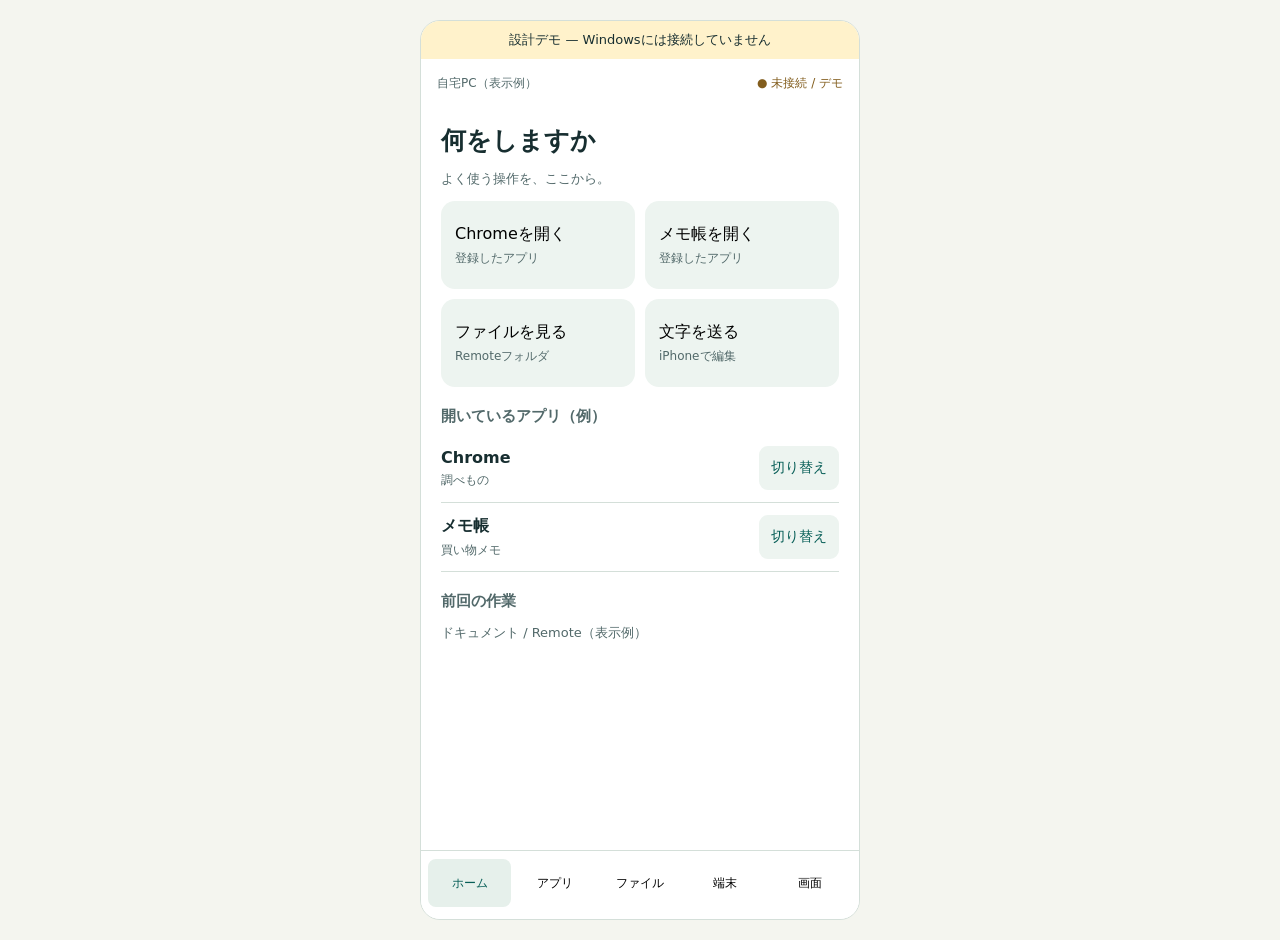
<file: prototype/index.html>
<!doctype html>
<html lang="ja">
<head>
  <meta charset="utf-8">
  <meta name="viewport" content="width=device-width, initial-scale=1, viewport-fit=cover">
  <meta name="theme-color" content="#075e57">
  <meta http-equiv="Content-Security-Policy" content="default-src 'none'; style-src 'self'; script-src 'self'; base-uri 'none'; form-action 'none'; connect-src 'none'; worker-src 'self'; manifest-src 'self'; img-src 'self'; object-src 'none'; frame-ancestors 'none'">
  <title>win-remote UI デモ</title>
  <link rel="manifest" href="./manifest.webmanifest">
  <link rel="icon" href="./icons/demo.svg" type="image/svg+xml">
  <meta name="apple-mobile-web-app-title" content="win-remote デモ">
  <link rel="stylesheet" href="./styles.css">
  <script src="./app.js" defer></script>
  <script src="./pwa.js" defer></script>
</head>
<body>
  <div class="shell">
    <div class="demo-banner" role="note">設計デモ — Windowsには接続していません</div>
    <header class="topbar"><span>自宅PC（表示例）</span><span class="status">● 未接続 / デモ</span></header>
    <main id="main" tabindex="-1">
      <section class="view is-active" id="home" aria-labelledby="home-heading">
        <h1 id="home-heading">何をしますか</h1><p class="sub">よく使う操作を、ここから。</p>
        <div class="quick">
          <button type="button" class="tile" data-mock="Chromeを開く">Chromeを開く<small>登録したアプリ</small></button>
          <button type="button" class="tile" data-mock="メモ帳を開く">メモ帳を開く<small>登録したアプリ</small></button>
          <button type="button" class="tile" data-view="files">ファイルを見る<small>Remoteフォルダ</small></button>
          <button type="button" class="tile" data-view="input">文字を送る<small>iPhoneで編集</small></button>
        </div>
        <h2>開いているアプリ（例）</h2>
        <div class="item"><div><strong>Chrome</strong><small>調べもの</small></div><button data-mock="Chromeに切り替え">切り替え</button></div>
        <div class="item"><div><strong>メモ帳</strong><small>買い物メモ</small></div><button data-mock="メモ帳に切り替え">切り替え</button></div>
        <h2>前回の作業</h2><p class="sub">ドキュメント / Remote（表示例）</p>
      </section>
      <section class="view" id="apps" aria-labelledby="apps-heading" hidden>
        <h1 id="apps-heading">開いているアプリ</h1><p class="sub">ウィンドウ単位で切り替えます。</p>
        <label class="label" for="app-search">アプリを検索（デモ）</label><input id="app-search" placeholder="アプリ・ウィンドウを検索" autocomplete="off">
        <div class="app-list">
          <article class="app-card" data-app-name="chrome 調べもの"><h2>Chrome</h2><p class="sub">調べもの · 前面（表示例）</p><div class="actions"><button class="primary" data-mock="Chromeに切り替え">切り替え</button><button data-view="input">文字を送る</button></div></article>
          <article class="app-card" data-app-name="メモ帳 買い物メモ"><h2>メモ帳</h2><p class="sub">買い物メモ</p><div class="actions"><button class="primary" data-mock="メモ帳に切り替え">切り替え</button><button data-view="screen">画面で見る</button></div></article>
          <article class="app-card" data-app-name="エクスプローラー remote"><h2>エクスプローラー</h2><p class="sub">Remote</p><div class="actions"><button data-mock="Explorerに切り替え">切り替え</button><button data-view="files">ファイルを見る</button></div></article>
        </div>
      </section>
      <section class="view" id="files" aria-labelledby="files-heading" hidden>
        <h1 id="files-heading">Remote</h1><p class="sub">登録フォルダ / ドキュメント（表示例）</p>
        <label class="label" for="file-search">このフォルダ内を検索（デモ）</label><input id="file-search" placeholder="ファイル名で検索" autocomplete="off">
        <div class="file-list">
          <div class="item" data-file-name="資料"><div><strong>▣ 資料</strong><small>フォルダ</small></div><button data-mock="資料フォルダを開く">開く</button></div>
          <div class="item" data-file-name="写真"><div><strong>▣ 写真</strong><small>フォルダ</small></div><button data-mock="写真フォルダを開く">開く</button></div>
          <div class="item" data-file-name="買い物メモ.txt"><div><strong>▤ 買い物メモ.txt</strong><small>2 KB</small></div><button data-mock="ファイル操作">操作</button></div>
          <div class="item" data-file-name="design.md"><div><strong>▤ design.md</strong><small>8 KB</small></div><button data-mock="ファイル操作">操作</button></div>
        </div>
        <div class="actions top-space"><button class="primary" data-mock="iPhoneから追加">iPhoneから追加</button><button data-mock="新規作成">新規作成</button></div>
        <p class="sub">名前変更・コピー・移動・ごみ箱操作は、対象を選択して実行する予定です。</p>
      </section>
      <section class="view" id="terminal" aria-labelledby="terminal-heading" hidden>
        <h1 id="terminal-heading">PowerShell</h1><p class="sub">作業場所: Remote · 通常ユーザー（表示例）</p>
        <pre class="term" aria-label="ダミーのPowerShell出力">自由なシェルは未接続です

PS&gt; Get-ChildItem
資料
写真
買い物メモ.txt
design.md

PS&gt; ▋</pre>
        <label for="command" class="label">コマンド（実行はされません）</label><textarea rows="2" id="command" spellcheck="false" placeholder="例: Get-ChildItem"></textarea>
        <div class="keys" aria-label="補助キーの見本"><span>Esc</span><span>Tab</span><span>Ctrl</span><span>↑</span><span>↓</span><span>←</span><span>→</span></div>
        <div class="actions"><button data-mock="Ctrl+Cで中断">中断 Ctrl+C</button><button class="primary" data-mock="PowerShellコマンドを実行">実行</button></div>
      </section>
      <section class="view" id="screen" aria-labelledby="screen-heading" hidden>
        <h1 id="screen-heading">画面で確認</h1><p class="sub">画面転送は未実装 · モニター1（模式図）</p>
        <div class="desktop"><div class="window"><div class="window-title">メモ帳</div><p>変更を保存しますか？</p><div class="actions"><span>保存</span><span>保存しない</span><span>キャンセル</span></div></div></div>
        <div class="actions"><button data-mock="縮小">−</button><button data-mock="表示を合わせる">表示を合わせる</button><button data-mock="拡大">＋</button></div>
        <div class="trackpad"><strong>トラックパッド（模式図）</strong><small>1本指で移動 / 2本指でスクロール</small></div>
        <div class="actions"><button data-mock="左クリック">左クリック</button><button data-mock="右クリック">右クリック</button></div>
        <div class="actions"><button data-view="input">文字入力</button><button class="danger" data-mock="画面転送終了">画面を終了</button></div>
      </section>
      <section class="view" id="input" aria-labelledby="input-heading" hidden>
        <h1 id="input-heading">iPhoneで書く</h1>
        <div class="target"><small>送信先（表示例）</small><strong>メモ帳 — 買い物メモ</strong></div>
        <label for="draft" class="label">テキストを編集</label>
        <textarea id="draft" rows="8" placeholder="日本語で入力できます"></textarea>
        <p class="sub">文字列を送る操作とEnterを分けます。デモでは送信しません。</p>
        <div class="actions"><button data-mock="Enterを送信">Enter</button><button class="primary" id="simulate-send">文字を送る（デモ）</button></div>
        <button id="back" class="back" type="button">前の画面に戻る</button>
      </section>
    </main>
    <nav class="nav" aria-label="画面の切り替え">
      <button type="button" class="active" data-view="home" aria-current="page">ホーム</button>
      <button type="button" data-view="apps">アプリ</button>
      <button type="button" data-view="files">ファイル</button>
      <button type="button" data-view="terminal">端末</button>
      <button type="button" data-view="screen">画面</button>
    </nav>
    <div id="notice" class="notice" role="status" aria-live="polite" hidden></div>
  </div>
</body>
</html>
</file>
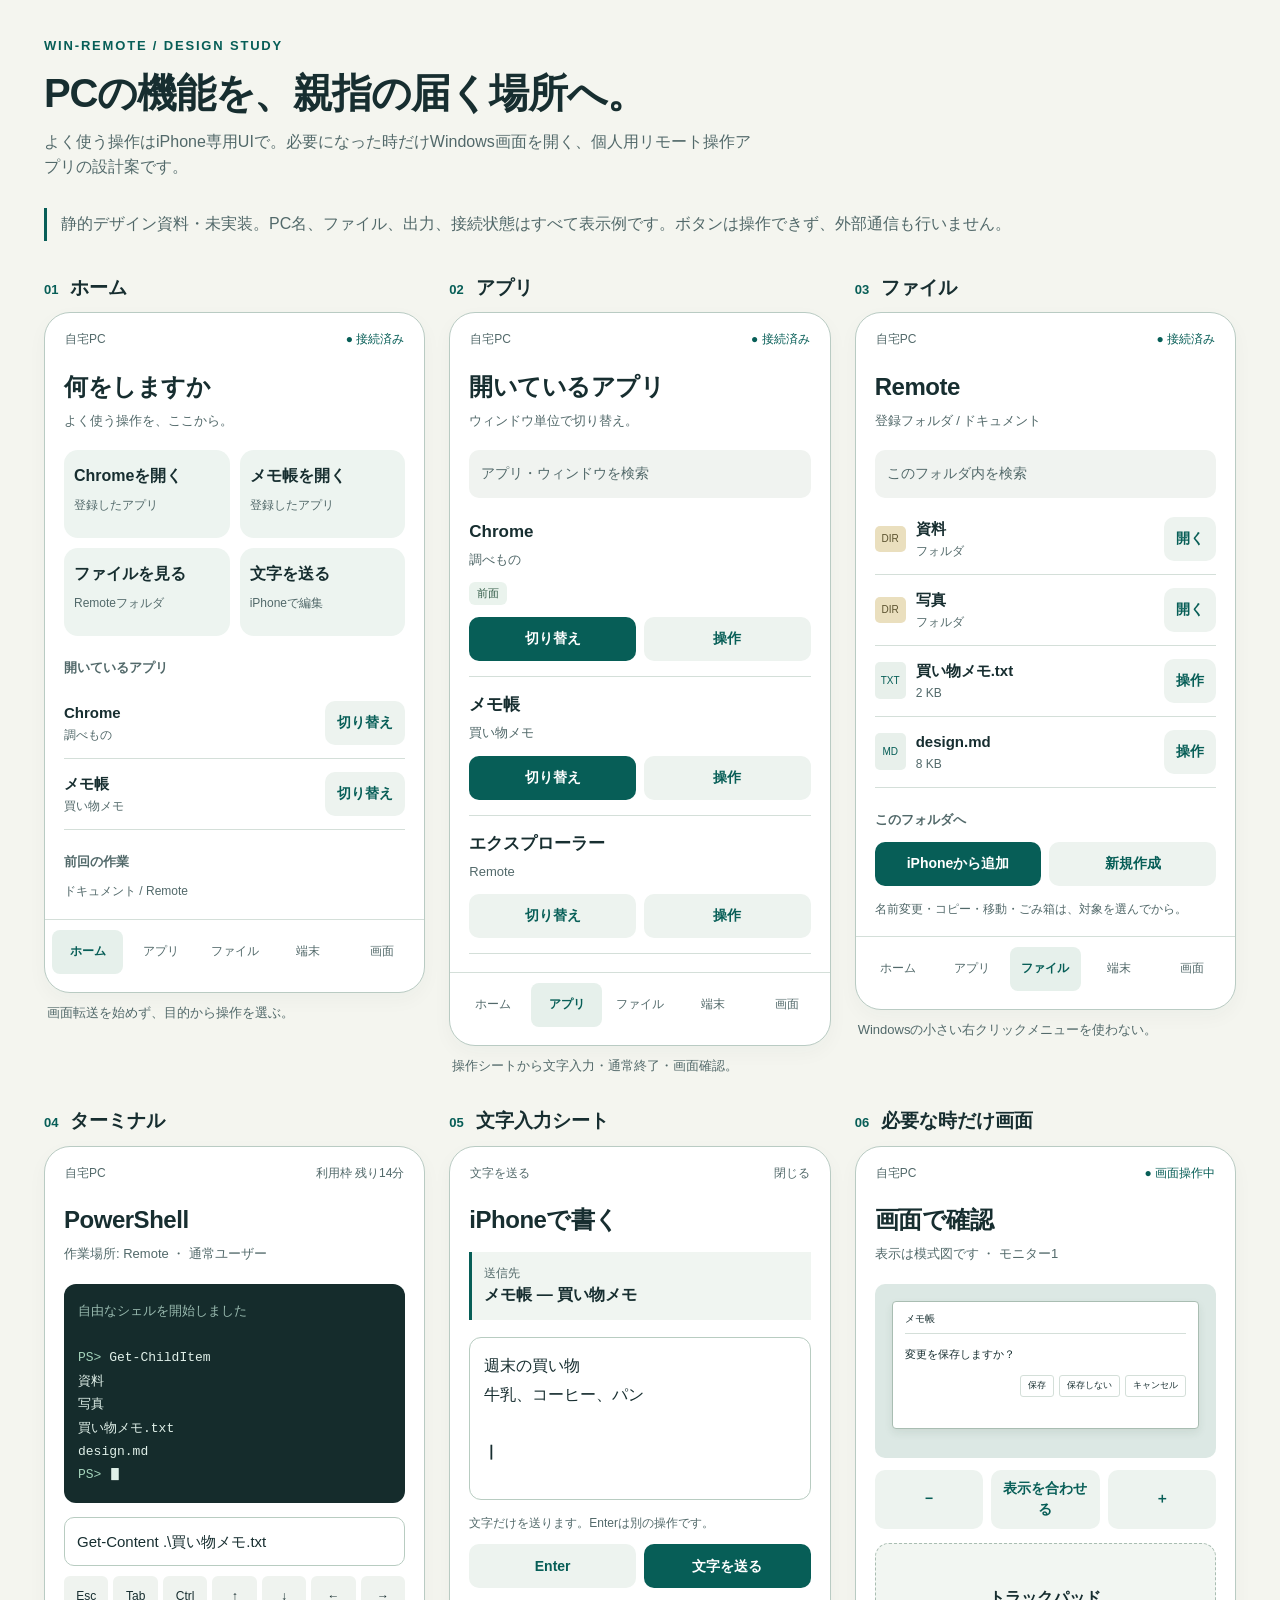
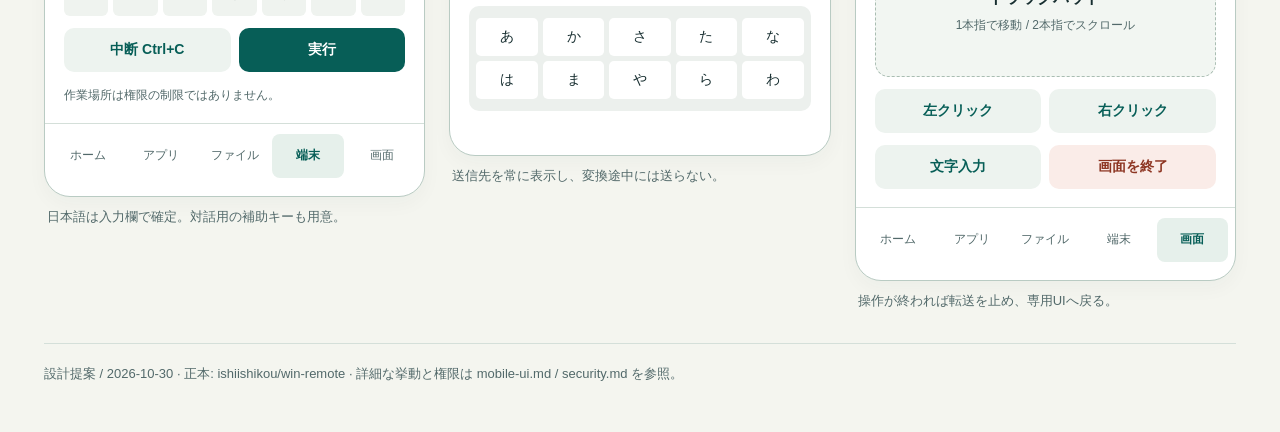
<file: docs/design/ui-preview.html>
<!doctype html>
<html lang="ja">
<head>
  <meta charset="utf-8">
  <meta name="viewport" content="width=device-width, initial-scale=1">
  <meta http-equiv="Content-Security-Policy" content="default-src 'none'; style-src 'unsafe-inline'; base-uri 'none'; form-action 'none'">
  <title>win-remote — iPhone UI設計案</title>
  <style>
    :root { color-scheme: light; --ink:#172e30; --muted:#52696a; --accent:#075e57; --paper:#f4f5ef; --line:#d4dfd9; --white:#fff; }
    * { box-sizing:border-box; }
    body { margin:0; background:var(--paper); color:var(--ink); font-family:-apple-system,BlinkMacSystemFont,"Segoe UI","Yu Gothic UI",sans-serif; font-size:16px; line-height:1.55; }
    main { max-width:1240px; margin:auto; padding:36px 24px 48px; }
    .eyebrow { color:var(--accent); font-size:13px; letter-spacing:.14em; font-weight:700; }
    h1 { font-size:clamp(26px,4vw,40px); line-height:1.25; margin:12px 0; letter-spacing:-.03em; }
    .intro { max-width:720px; color:var(--muted); margin:0 0 28px; }
    .notice { border-left:3px solid var(--accent); padding:4px 0 4px 14px; margin:20px 0 32px; color:var(--muted); }
    .grid { display:grid; grid-template-columns:repeat(3,minmax(0,1fr)); gap:30px 24px; align-items:start; }
    .caption { display:flex; gap:12px; align-items:baseline; margin-bottom:10px; }
    .number { font-size:13px; color:var(--accent); font-weight:700; }
    h2 { font-size:19px; margin:0; }
    .phone { min-width:0; min-height:610px; border:1px solid #b9cbc3; border-radius:26px; background:var(--white); overflow:hidden; display:flex; flex-direction:column; box-shadow:0 7px 20px #153b2c09; }
    .status { display:flex; justify-content:space-between; gap:8px; padding:17px 20px 10px; font-size:12px; color:var(--muted); }
    .connected { color:var(--accent); }
    .content { padding:12px 19px 18px; flex:1; min-width:0; }
    h3 { font-size:24px; line-height:1.3; margin:0 0 9px; letter-spacing:-.02em; }
    .sub { color:var(--muted); font-size:13px; margin:0 0 19px; }
    .section-label { font-size:13px; font-weight:600; color:var(--muted); margin:22px 0 10px; }
    .quick { display:grid; grid-template-columns:1fr 1fr; gap:10px; }
    .tile { padding:14px 10px; min-height:88px; border-radius:14px; background:#edf4f0; display:flex; flex-direction:column; gap:7px; font-weight:600; }
    .tile small { color:var(--muted); font-size:12px; font-weight:400; }
    .row { display:flex; gap:10px; align-items:center; padding:13px 0; border-bottom:1px solid var(--line); min-width:0; }
    .row > .grow { flex:1; min-width:0; overflow-wrap:anywhere; }
    .row strong { font-size:15px; }
    .row small,.meta { display:block; font-size:12px; color:var(--muted); }
    .badge { display:inline-block; padding:3px 8px; background:#eaf3ed; color:#315a46; border-radius:6px; font-size:11px; }
    .action { display:inline-flex; align-items:center; justify-content:center; min-height:44px; padding:8px 12px; border-radius:10px; background:#edf3ef; color:var(--accent); font-size:14px; font-weight:600; text-align:center; }
    .primary { background:var(--accent); color:var(--white); }
    .full { display:flex; width:100%; }
    .actions { display:flex; gap:8px; flex-wrap:wrap; margin-top:12px; }
    .actions > * { flex:1; }
    .app-card { padding:15px 0; border-bottom:1px solid var(--line); }
    .app-card h4 { font-size:17px; margin:0; }
    .app-card p { font-size:13px; color:var(--muted); margin:5px 0 10px; }
    .nav { display:grid; grid-template-columns:repeat(5,1fr); gap:2px; border-top:1px solid var(--line); padding:10px 7px 18px; font-size:12px; text-align:center; color:var(--muted); }
    .nav span { min-height:44px; padding:12px 0; border-radius:8px; }
    .nav .active { background:#e6f0eb; color:var(--accent); font-weight:700; }
    .search { color:var(--muted); background:#f0f3f0; padding:13px 12px; border-radius:10px; font-size:14px; margin-bottom:6px; }
    .file-icon { width:31px; height:37px; flex:none; background:#e8f0eb; border-radius:5px; display:flex; align-items:center; justify-content:center; font-size:10px; color:var(--accent); }
    .file-icon.folder { height:26px; background:#eadfbe; color:#5b522f; }
    .terminal { background:#152c2c; color:#e0f0e9; border-radius:12px; padding:16px 14px; min-height:213px; font:13px/1.8 ui-monospace,"Cascadia Code",Consolas,monospace; overflow-wrap:anywhere; }
    .terminal .dim { color:#9abbb0; }
    .terminal .prompt { color:#a4d3bb; }
    .input { border:1px solid #b8ccc1; border-radius:10px; padding:12px; margin-top:14px; font-size:15px; overflow-wrap:anywhere; }
    .keys { display:flex; gap:5px; margin-top:10px; }
    .keys span { flex:1; min-height:40px; border-radius:6px; background:#eff3ef; font-size:12px; display:flex; align-items:center; justify-content:center; }
    .hint { color:var(--muted); font-size:12px; margin:14px 0 0; }
    .target { padding:12px; border-left:3px solid var(--accent); background:#f0f5f1; margin:17px 0; }
    .target small { color:var(--muted); display:block; font-size:12px; }
    .draft { min-height:163px; padding:14px; border:1px solid #b8ccc1; border-radius:12px; line-height:1.8; }
    .keyboard { background:#ecf0ed; margin-top:18px; padding:12px 7px; border-radius:10px; display:grid; grid-template-columns:repeat(5,1fr); gap:5px; }
    .keyboard span { text-align:center; padding:8px 0; border-radius:5px; background:white; font-size:14px; }
    .desktop { position:relative; height:174px; background:#dce8e4; border-radius:10px; padding:17px; }
    .window { background:white; border:1px solid #a9bdb2; border-radius:4px; height:128px; padding:9px 12px; box-shadow:0 4px 8px #25403416; }
    .window-title { font-size:10px; padding-bottom:7px; border-bottom:1px solid var(--line); }
    .window p { font-size:11px; margin:12px 0; }
    .dialog-actions { display:flex; justify-content:flex-end; gap:5px; }
    .dialog-actions span { font-size:9px; padding:3px 7px; border:1px solid var(--line); border-radius:3px; }
    .trackpad { margin-top:14px; height:134px; border-radius:14px; border:1px dashed #a9bdb2; background:#f2f6f2; display:flex; flex-direction:column; justify-content:center; align-items:center; color:var(--muted); }
    .trackpad strong { color:var(--ink); font-size:16px; }
    .trackpad small { font-size:12px; margin-top:5px; }
    .stop { background:#faece8; color:#8d3522; }
    .design-note { margin:10px 3px 0; color:var(--muted); font-size:13px; }
    footer { color:var(--muted); font-size:13px; margin-top:32px; border-top:1px solid var(--line); padding-top:20px; }
    @media (max-width:1010px) { .grid { grid-template-columns:repeat(2,minmax(0,1fr)); } }
    @media (max-width:660px) { main { padding:24px 14px 32px; } .grid { grid-template-columns:1fr; gap:28px; } .phone { max-width:430px; margin:auto; } h1 { font-size:29px; } }
    @media print { .grid { grid-template-columns:repeat(2,minmax(0,1fr)); } .screen { break-inside:avoid; } .phone { box-shadow:none; } }
  </style>
</head>
<body>
<main>
  <div class="eyebrow">WIN-REMOTE / DESIGN STUDY</div>
  <h1>PCの機能を、親指の届く場所へ。</h1>
  <p class="intro">よく使う操作はiPhone専用UIで。必要になった時だけWindows画面を開く、個人用リモート操作アプリの設計案です。</p>
  <p class="notice">静的デザイン資料・未実装。PC名、ファイル、出力、接続状態はすべて表示例です。ボタンは操作できず、外部通信も行いません。</p>
  <div class="grid">
    <section class="screen" aria-labelledby="home-title">
      <div class="caption"><span class="number">01</span><h2 id="home-title">ホーム</h2></div>
      <div class="phone">
        <div class="status"><span>自宅PC</span><span class="connected">● 接続済み</span></div>
        <div class="content">
          <h3>何をしますか</h3><p class="sub">よく使う操作を、ここから。</p>
          <div class="quick">
            <div class="tile">Chromeを開く<small>登録したアプリ</small></div>
            <div class="tile">メモ帳を開く<small>登録したアプリ</small></div>
            <div class="tile">ファイルを見る<small>Remoteフォルダ</small></div>
            <div class="tile">文字を送る<small>iPhoneで編集</small></div>
          </div>
          <div class="section-label">開いているアプリ</div>
          <div class="row"><div class="grow"><strong>Chrome</strong><small>調べもの</small></div><span class="action">切り替え</span></div>
          <div class="row"><div class="grow"><strong>メモ帳</strong><small>買い物メモ</small></div><span class="action">切り替え</span></div>
          <div class="section-label">前回の作業</div><span class="meta">ドキュメント / Remote</span>
        </div>
        <div class="nav" aria-label="画面例の下部ナビゲーション"><span class="active">ホーム</span><span>アプリ</span><span>ファイル</span><span>端末</span><span>画面</span></div>
      </div><p class="design-note">画面転送を始めず、目的から操作を選ぶ。</p>
    </section>
    <section class="screen" aria-labelledby="apps-title">
      <div class="caption"><span class="number">02</span><h2 id="apps-title">アプリ</h2></div>
      <div class="phone">
        <div class="status"><span>自宅PC</span><span class="connected">● 接続済み</span></div>
        <div class="content">
          <h3>開いているアプリ</h3><p class="sub">ウィンドウ単位で切り替え。</p>
          <div class="search">アプリ・ウィンドウを検索</div>
          <div class="app-card"><h4>Chrome</h4><p>調べもの</p><span class="badge">前面</span><div class="actions"><span class="action primary">切り替え</span><span class="action">操作</span></div></div>
          <div class="app-card"><h4>メモ帳</h4><p>買い物メモ</p><div class="actions"><span class="action primary">切り替え</span><span class="action">操作</span></div></div>
          <div class="app-card"><h4>エクスプローラー</h4><p>Remote</p><div class="actions"><span class="action">切り替え</span><span class="action">操作</span></div></div>
        </div>
        <div class="nav"><span>ホーム</span><span class="active">アプリ</span><span>ファイル</span><span>端末</span><span>画面</span></div>
      </div><p class="design-note">操作シートから文字入力・通常終了・画面確認。</p>
    </section>
    <section class="screen" aria-labelledby="files-title">
      <div class="caption"><span class="number">03</span><h2 id="files-title">ファイル</h2></div>
      <div class="phone">
        <div class="status"><span>自宅PC</span><span class="connected">● 接続済み</span></div>
        <div class="content">
          <h3>Remote</h3><p class="sub">登録フォルダ / ドキュメント</p>
          <div class="search">このフォルダ内を検索</div>
          <div class="row"><span class="file-icon folder">DIR</span><div class="grow"><strong>資料</strong><small>フォルダ</small></div><span class="action">開く</span></div>
          <div class="row"><span class="file-icon folder">DIR</span><div class="grow"><strong>写真</strong><small>フォルダ</small></div><span class="action">開く</span></div>
          <div class="row"><span class="file-icon">TXT</span><div class="grow"><strong>買い物メモ.txt</strong><small>2 KB</small></div><span class="action">操作</span></div>
          <div class="row"><span class="file-icon">MD</span><div class="grow"><strong>design.md</strong><small>8 KB</small></div><span class="action">操作</span></div>
          <div class="section-label">このフォルダへ</div><div class="actions"><span class="action primary">iPhoneから追加</span><span class="action">新規作成</span></div>
          <p class="hint">名前変更・コピー・移動・ごみ箱は、対象を選んでから。</p>
        </div>
        <div class="nav"><span>ホーム</span><span>アプリ</span><span class="active">ファイル</span><span>端末</span><span>画面</span></div>
      </div><p class="design-note">Windowsの小さい右クリックメニューを使わない。</p>
    </section>
    <section class="screen" aria-labelledby="terminal-title">
      <div class="caption"><span class="number">04</span><h2 id="terminal-title">ターミナル</h2></div>
      <div class="phone">
        <div class="status"><span>自宅PC</span><span>利用枠 残り14分</span></div>
        <div class="content">
          <h3>PowerShell</h3><p class="sub">作業場所: Remote ・ 通常ユーザー</p>
          <div class="terminal"><span class="dim">自由なシェルを開始しました</span><br><br><span class="prompt">PS&gt;</span> Get-ChildItem<br>資料<br>写真<br>買い物メモ.txt<br>design.md<br><span class="prompt">PS&gt;</span> ▋</div>
          <div class="input">Get-Content .\買い物メモ.txt</div>
          <div class="keys"><span>Esc</span><span>Tab</span><span>Ctrl</span><span>↑</span><span>↓</span><span>←</span><span>→</span></div>
          <div class="actions"><span class="action">中断 Ctrl+C</span><span class="action primary">実行</span></div>
          <p class="hint">作業場所は権限の制限ではありません。</p>
        </div>
        <div class="nav"><span>ホーム</span><span>アプリ</span><span>ファイル</span><span class="active">端末</span><span>画面</span></div>
      </div><p class="design-note">日本語は入力欄で確定。対話用の補助キーも用意。</p>
    </section>
    <section class="screen" aria-labelledby="input-title">
      <div class="caption"><span class="number">05</span><h2 id="input-title">文字入力シート</h2></div>
      <div class="phone">
        <div class="status"><span>文字を送る</span><span>閉じる</span></div>
        <div class="content">
          <h3>iPhoneで書く</h3>
          <div class="target"><small>送信先</small><strong>メモ帳 — 買い物メモ</strong></div>
          <div class="draft">週末の買い物<br>牛乳、コーヒー、パン<br><br>▏</div>
          <p class="hint">文字だけを送ります。Enterは別の操作です。</p>
          <div class="actions"><span class="action">Enter</span><span class="action primary">文字を送る</span></div>
          <div class="keyboard" aria-label="iPhoneキーボードの模式図"><span>あ</span><span>か</span><span>さ</span><span>た</span><span>な</span><span>は</span><span>ま</span><span>や</span><span>ら</span><span>わ</span></div>
        </div>
      </div><p class="design-note">送信先を常に表示し、変換途中には送らない。</p>
    </section>
    <section class="screen" aria-labelledby="screen-title">
      <div class="caption"><span class="number">06</span><h2 id="screen-title">必要な時だけ画面</h2></div>
      <div class="phone">
        <div class="status"><span>自宅PC</span><span class="connected">● 画面操作中</span></div>
        <div class="content">
          <h3>画面で確認</h3><p class="sub">表示は模式図です ・ モニター1</p>
          <div class="desktop"><div class="window"><div class="window-title">メモ帳</div><p>変更を保存しますか？</p><div class="dialog-actions"><span>保存</span><span>保存しない</span><span>キャンセル</span></div></div></div>
          <div class="actions"><span class="action">−</span><span class="action">表示を合わせる</span><span class="action">＋</span></div>
          <div class="trackpad"><strong>トラックパッド</strong><small>1本指で移動 / 2本指でスクロール</small></div>
          <div class="actions"><span class="action">左クリック</span><span class="action">右クリック</span></div>
          <div class="actions"><span class="action">文字入力</span><span class="action stop">画面を終了</span></div>
        </div>
        <div class="nav"><span>ホーム</span><span>アプリ</span><span>ファイル</span><span>端末</span><span class="active">画面</span></div>
      </div><p class="design-note">操作が終われば転送を止め、専用UIへ戻る。</p>
    </section>
  </div>
  <footer>設計提案 / 2026-10-30 · 正本: ishiishikou/win-remote · 詳細な挙動と権限は mobile-ui.md / security.md を参照。</footer>
</main>
</body>
</html>
</file>
<file: prototype/styles.css>
:root{--ink:#172e30;--muted:#52696a;--accent:#075e57;--line:#d4dfd9;--soft:#edf4f0}*{box-sizing:border-box}html{font-family:system-ui,-apple-system,sans-serif;background:#f4f5ef;color:var(--ink)}body{margin:0}button,input,textarea{font:inherit}button{cursor:pointer}button:focus-visible,input:focus-visible,textarea:focus-visible{outline:3px solid orange;outline-offset:2px}.shell{max-width:440px;min-height:100dvh;margin:auto;background:white;display:flex;flex-direction:column}.demo-banner{padding:10px;text-align:center;background:#fff2cb;font-size:13px}.topbar{display:flex;justify-content:space-between;gap:8px;padding:16px;font-size:12px;color:var(--muted)}.status{color:#825d1d}main{flex:1;padding:16px 20px 24px}.view[hidden]{display:none}h1{font-size:25px;margin:0 0 10px}h2{font-size:15px;color:var(--muted);margin:20px 0 8px}.sub,.label{font-size:13px;color:var(--muted)}.quick{display:grid;grid-template-columns:1fr 1fr;gap:10px}.tile{background:var(--soft);border:0;padding:14px;border-radius:14px;text-align:left;min-height:88px}.tile small,.item small{display:block;color:var(--muted);font-size:12px;margin-top:5px}.item{display:flex;align-items:center;justify-content:space-between;gap:10px;border-bottom:1px solid var(--line);padding:12px 0}.item>div{min-width:0;overflow-wrap:anywhere}button:not(.tile):not(.nav button){min-height:44px;padding:8px 12px;border:0;border-radius:9px;background:var(--soft);color:var(--accent);font-size:14px}.actions{display:flex;gap:8px;margin:12px 0}.actions button{flex:1}.primary{background:var(--accent)!important;color:white!important}.danger{background:#faece8!important;color:#8d3522!important}.app-card{border-bottom:1px solid var(--line);padding:10px 0}.app-card h2{font-size:17px;color:var(--ink);margin:0}.app-card p{margin:4px 0}.label{display:block;margin:12px 0 6px}input,textarea{display:block;width:100%;min-height:44px;border:1px solid #b8ccc1;border-radius:10px;padding:12px;background:white}.term{background:#152c2c;color:#e0f0e9;border-radius:12px;padding:14px;min-height:200px;font:13px/1.8 monospace;white-space:pre-wrap}.keys{display:flex;gap:4px}.keys span{flex:1;text-align:center;background:var(--soft);font-size:12px;padding:9px 0}.target{padding:13px;margin:15px 0;background:var(--soft);border-left:3px solid var(--accent)}.target small{display:block}.desktop{background:#dce8e4;padding:16px;border-radius:10px}.window{background:white;border:1px solid #a9bdb2;padding:10px}.window-title{font-size:11px;border-bottom:1px solid var(--line)}.window .actions span{font-size:10px;border:1px solid var(--line);padding:3px}.trackpad{height:130px;display:grid;place-items:center;border:1px dashed #a9bdb2;background:#f2f6f2;border-radius:14px}.trackpad small{font-size:12px}.nav{position:sticky;bottom:0;display:grid;grid-template-columns:repeat(5,1fr);gap:2px;background:white;border-top:1px solid var(--line);padding:8px 7px calc(12px + env(safe-area-inset-bottom))}.nav button{min-height:48px;border:0;background:white;border-radius:8px;font-size:12px}.nav button.active{background:#e6f0eb;color:var(--accent)}.notice{position:fixed;left:50%;transform:translateX(-50%);bottom:85px;width:min(90%,420px);padding:14px;border-radius:10px;color:white;background:#172e30;font-size:14px}.back{width:100%}@media(min-width:600px){.shell{margin:20px auto;border:1px solid var(--line);border-radius:20px;overflow:hidden}}
.item[hidden],.app-card[hidden]{display:none!important}
</file>
